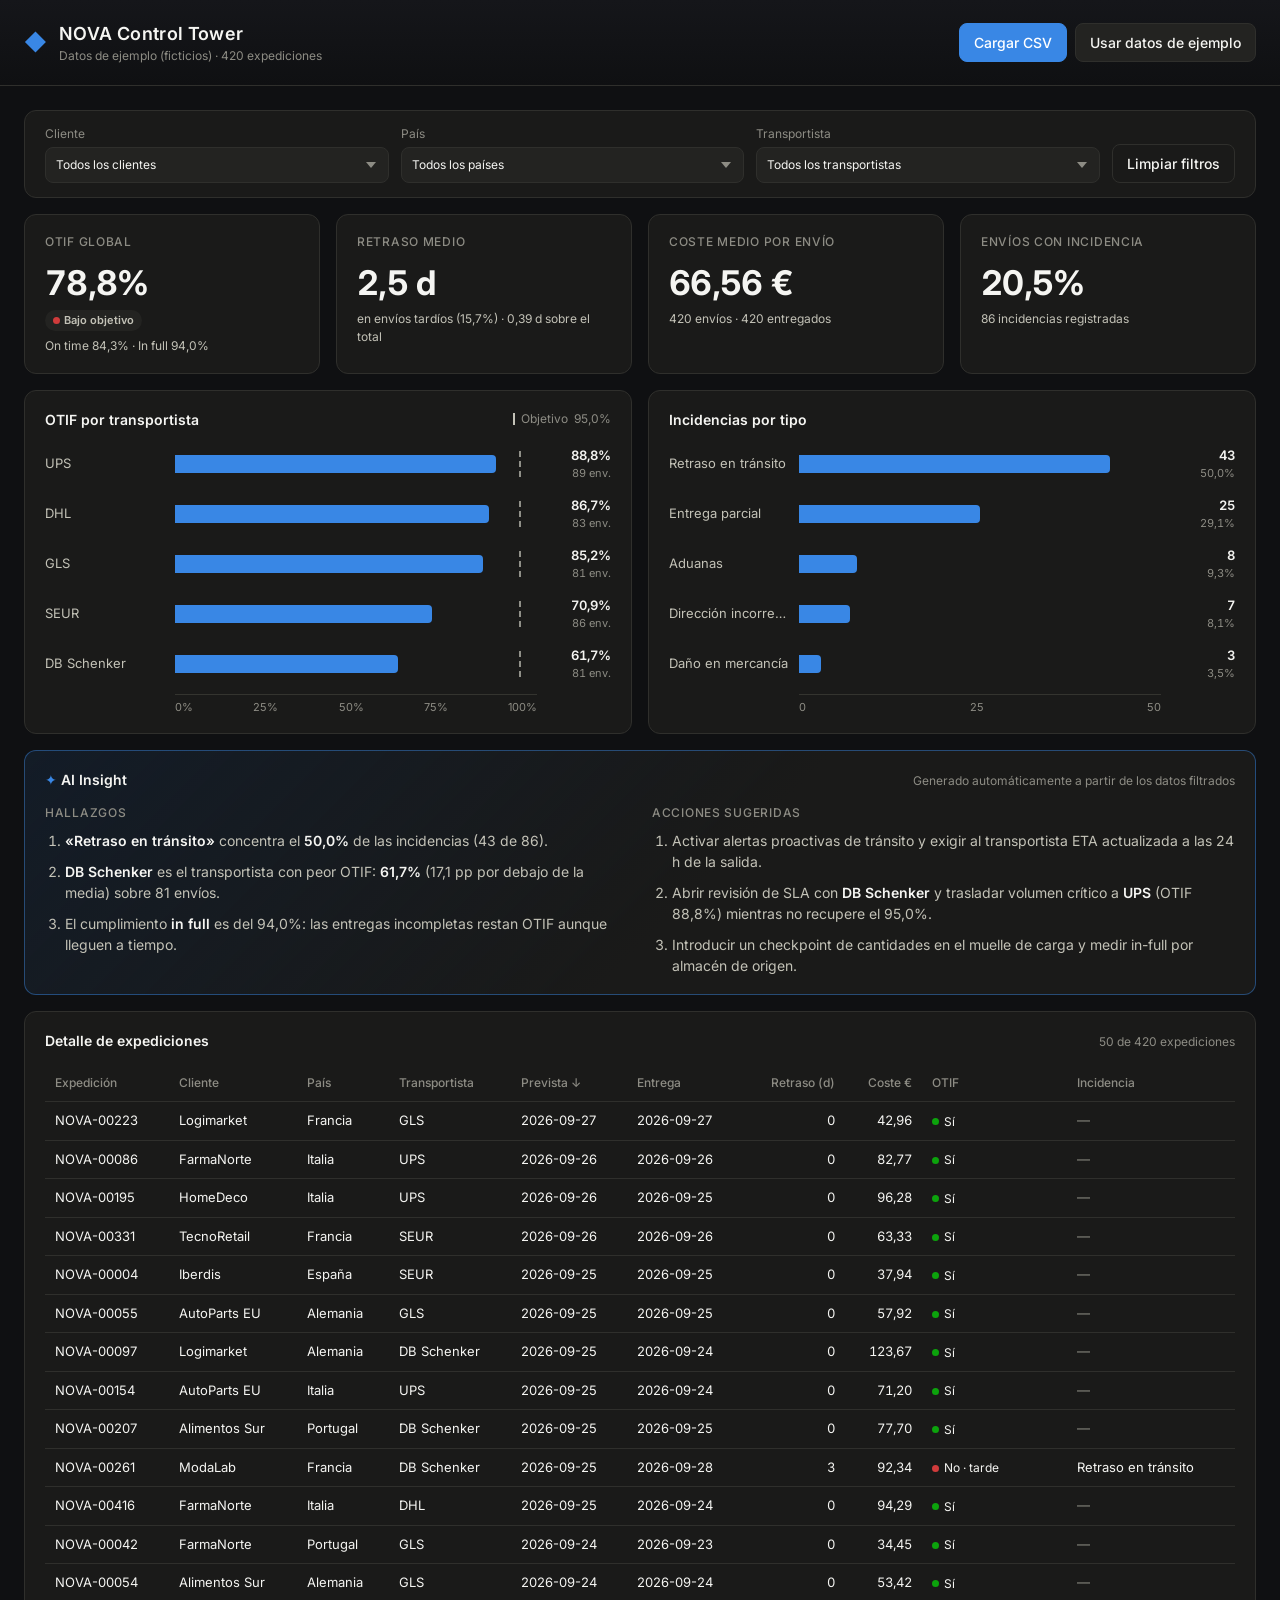
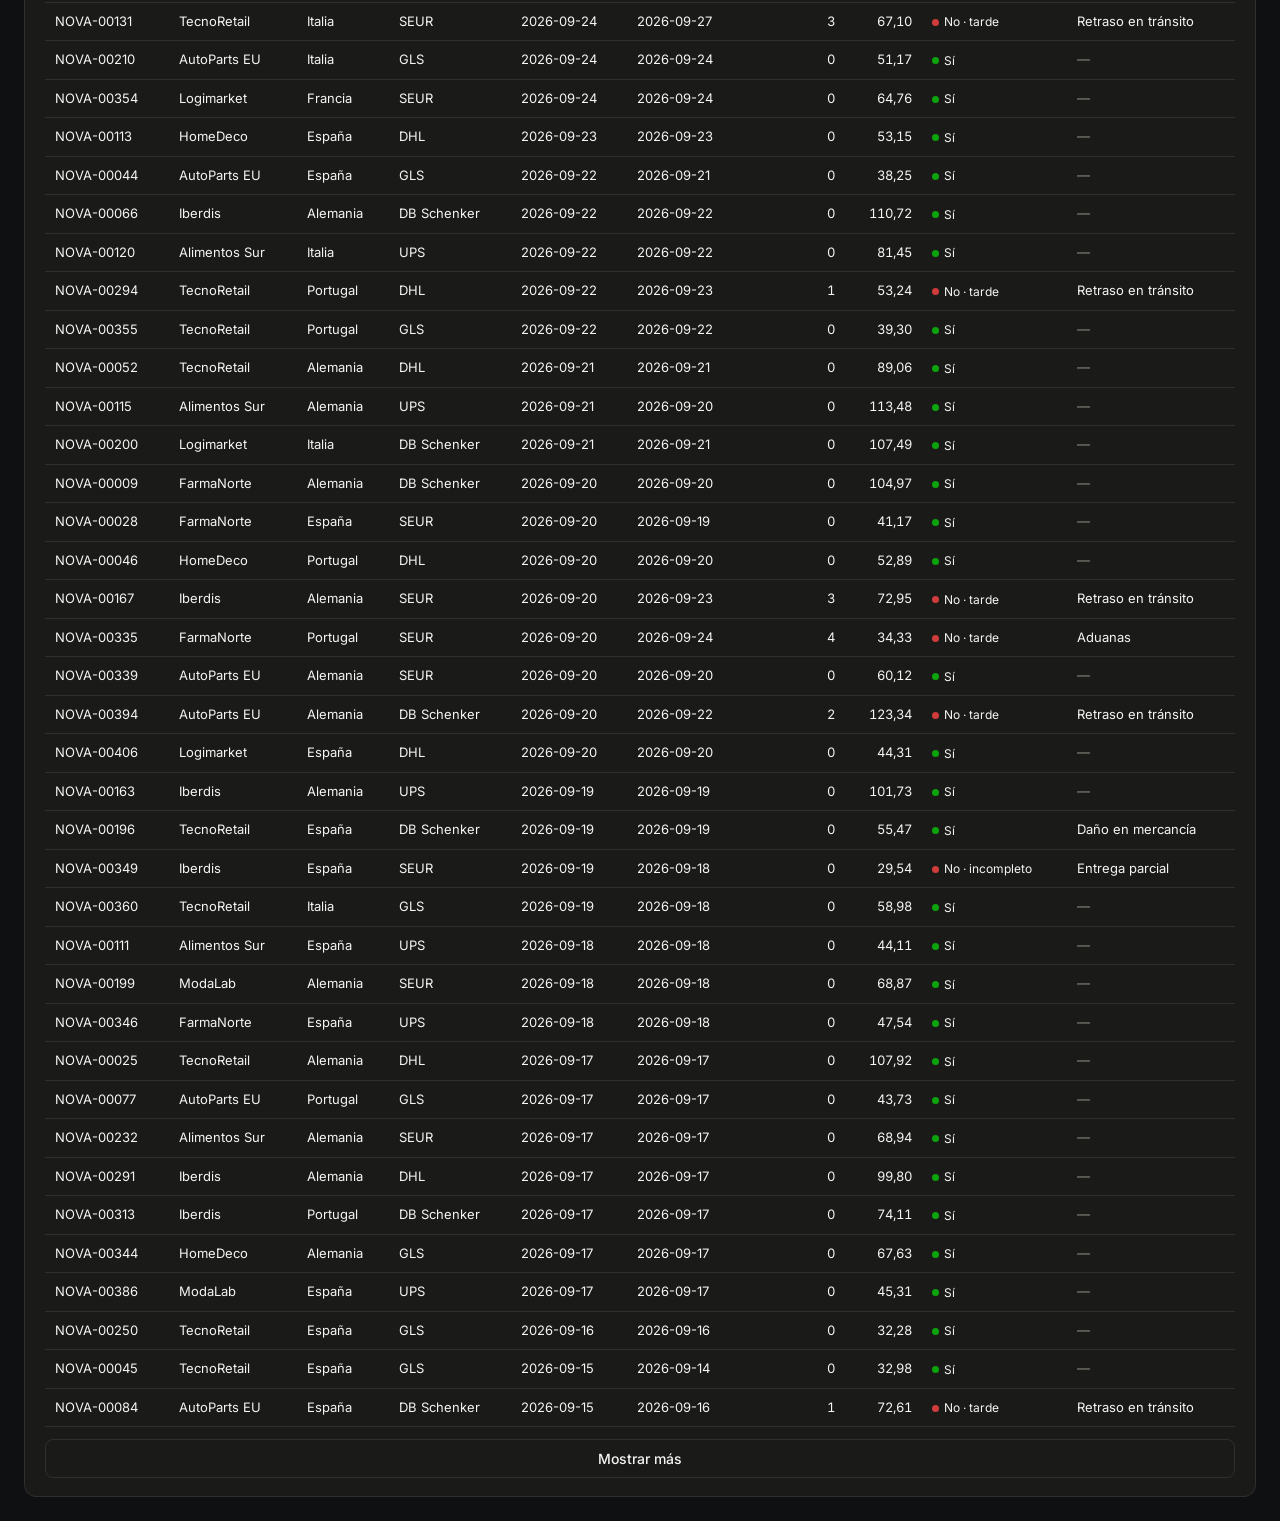
<file: nova-control-tower/index.html>
<!doctype html>
<html lang="es">
<head>
  <meta charset="utf-8">
  <meta name="viewport" content="width=device-width, initial-scale=1">
  <title>NOVA Control Tower</title>
  <link rel="preconnect" href="https://fonts.googleapis.com">
  <link href="https://fonts.googleapis.com/css2?family=Inter:wght@400;500;600;700&display=swap" rel="stylesheet">
  <link rel="stylesheet" href="styles.css">
</head>
<body>
  <header class="topbar">
    <div class="brand">
      <span class="logo" aria-hidden="true">◆</span>
      <div>
        <h1>NOVA Control Tower</h1>
        <p class="sub" id="datasetInfo">Carga un CSV de expediciones para empezar</p>
      </div>
    </div>
    <div class="actions">
      <label class="btn primary">
        <input type="file" id="fileInput" accept=".csv,text/csv" hidden>
        Cargar CSV
      </label>
      <button class="btn" id="sampleBtn" type="button">Usar datos de ejemplo</button>
    </div>
  </header>

  <main>
    <section id="emptyState" class="card empty">
      <h2>Sin datos</h2>
      <p>Arrastra aquí un CSV o pulsa <strong>Cargar CSV</strong>. Columnas esperadas (separador <code>,</code> o <code>;</code>):</p>
      <code class="schema">id_expedicion, fecha_envio, fecha_prevista, fecha_entrega, cliente, pais, transportista, unidades_pedidas, unidades_entregadas, coste_eur, incidencia</code>
      <p class="muted">Fechas en formato AAAA-MM-DD o DD/MM/AAAA. <code>incidencia</code> vacía = sin incidencia.</p>
      <p id="errorMsg" class="error" role="alert"></p>
    </section>

    <div id="dashboard" hidden>
      <section class="filters card" aria-label="Filtros">
        <label>Cliente<select id="fCliente"></select></label>
        <label>País<select id="fPais"></select></label>
        <label>Transportista<select id="fTransportista"></select></label>
        <button class="btn ghost" id="resetBtn" type="button">Limpiar filtros</button>
      </section>

      <section class="kpis">
        <article class="card kpi">
          <h3>OTIF global</h3>
          <div class="kpi-value" id="kOtif">–</div>
          <div class="kpi-foot" id="kOtifFoot"></div>
        </article>
        <article class="card kpi">
          <h3>Retraso medio</h3>
          <div class="kpi-value" id="kDelay">–</div>
          <div class="kpi-foot" id="kDelayFoot"></div>
        </article>
        <article class="card kpi">
          <h3>Coste medio por envío</h3>
          <div class="kpi-value" id="kCost">–</div>
          <div class="kpi-foot" id="kCostFoot"></div>
        </article>
        <article class="card kpi">
          <h3>Envíos con incidencia</h3>
          <div class="kpi-value" id="kInc">–</div>
          <div class="kpi-foot" id="kIncFoot"></div>
        </article>
      </section>

      <section class="grid2">
        <article class="card">
          <header class="card-h">
            <h2>OTIF por transportista</h2>
            <span class="legend"><i class="target-swatch"></i>Objetivo <span id="targetLbl"></span></span>
          </header>
          <div id="chartOtif" class="bars"></div>
        </article>
        <article class="card">
          <header class="card-h"><h2>Incidencias por tipo</h2></header>
          <div id="chartInc" class="bars"></div>
        </article>
      </section>

      <section class="card insight">
        <header class="card-h">
          <h2><span class="spark" aria-hidden="true">✦</span> AI Insight</h2>
          <span class="muted small">Generado automáticamente a partir de los datos filtrados</span>
        </header>
        <div class="insight-cols">
          <div>
            <h3>Hallazgos</h3>
            <ol id="findings"></ol>
          </div>
          <div>
            <h3>Acciones sugeridas</h3>
            <ol id="actions"></ol>
          </div>
        </div>
      </section>

      <section class="card">
        <header class="card-h">
          <h2>Detalle de expediciones</h2>
          <span class="muted small" id="tableCount"></span>
        </header>
        <div class="table-wrap">
          <table id="table">
            <thead><tr>
              <th data-k="id">Expedición</th>
              <th data-k="cliente">Cliente</th>
              <th data-k="pais">País</th>
              <th data-k="transportista">Transportista</th>
              <th data-k="fechaPrevista">Prevista</th>
              <th data-k="fechaEntrega">Entrega</th>
              <th data-k="retraso" class="num">Retraso (d)</th>
              <th data-k="coste" class="num">Coste €</th>
              <th data-k="otif">OTIF</th>
              <th data-k="incidencia">Incidencia</th>
            </tr></thead>
            <tbody></tbody>
          </table>
        </div>
        <button class="btn ghost more" id="moreBtn" type="button" hidden>Mostrar más</button>
      </section>
    </div>
  </main>

  <div id="tooltip" class="tooltip" role="tooltip" hidden></div>
  <div id="dropOverlay" class="drop-overlay" hidden>Suelta el CSV aquí</div>

  <script src="sample-data.js"></script>
  <script src="app.js"></script>
</body>
</html>
</file>
<file: nova-control-tower/styles.css>
:root {
  color-scheme: dark;
  --bg: #0f1012;
  --surface: #1a1a19;
  --surface-2: #232321;
  --border: #2f2f2c;
  --text: #f5f5f2;
  --text-2: #c3c2b7;
  --muted: #8d8c84;
  --accent: #3987e5;
  --accent-soft: rgba(57, 135, 229, .14);
  --good: #0ca30c;
  --warning: #fab219;
  --critical: #d03b3b;
  --grid: #34342f;
  --radius: 12px;
}

* { box-sizing: border-box; }
html, body { margin: 0; }
body {
  background: var(--bg);
  color: var(--text);
  font: 14px/1.5 Inter, system-ui, -apple-system, "Segoe UI", sans-serif;
  -webkit-font-smoothing: antialiased;
}
h1, h2, h3 { margin: 0; font-weight: 600; }
code { font-family: ui-monospace, SFMono-Regular, Menlo, monospace; font-size: 12px; color: var(--text-2); }
.muted { color: var(--muted); }
.small { font-size: 12px; }

.topbar {
  display: flex; flex-wrap: wrap; gap: 16px; align-items: center; justify-content: space-between;
  padding: 20px 24px; border-bottom: 1px solid var(--border);
  background: linear-gradient(180deg, #15161a, var(--bg));
  position: sticky; top: env(safe-area-inset-top, 0px); z-index: 5;
}
.brand { display: flex; gap: 12px; align-items: center; }
.logo { color: var(--accent); font-size: 22px; }
.brand h1 { font-size: 18px; letter-spacing: .02em; }
.sub { margin: 0; color: var(--muted); font-size: 12px; }
.actions { display: flex; gap: 8px; flex-wrap: wrap; }

.btn {
  display: inline-flex; align-items: center; gap: 6px; cursor: pointer;
  padding: 8px 14px; border-radius: 8px; border: 1px solid var(--border);
  background: var(--surface-2); color: var(--text); font: inherit; font-weight: 500;
}
.btn:hover { border-color: #4a4a45; }
.btn:focus-visible, select:focus-visible { outline: 2px solid var(--accent); outline-offset: 2px; }
.btn.primary { background: var(--accent); border-color: var(--accent); color: #fff; }
.btn.primary:hover { filter: brightness(1.08); }
.btn.ghost { background: transparent; }

main { max-width: 1320px; margin: 0 auto; padding: 24px; display: grid; gap: 16px; }
#dashboard { display: grid; gap: 16px; }
#dashboard[hidden] { display: none; }

.card {
  background: var(--surface); border: 1px solid var(--border);
  border-radius: var(--radius); padding: 18px 20px; min-width: 0;
}
.card-h { display: flex; flex-wrap: wrap; gap: 8px; justify-content: space-between; align-items: baseline; margin-bottom: 14px; }
.card-h h2 { font-size: 14px; color: var(--text); }

.empty { text-align: left; }
.empty h2 { font-size: 16px; margin-bottom: 8px; }
.schema { display: block; padding: 10px 12px; background: var(--surface-2); border-radius: 8px; overflow-x: auto; white-space: nowrap; }
.error { color: #e66767; min-height: 1em; }

.filters { display: flex; flex-wrap: wrap; gap: 12px; align-items: flex-end; padding: 14px 20px; }
.filters label { display: grid; gap: 4px; font-size: 12px; color: var(--muted); flex: 1 1 180px; }
select {
  appearance: none; width: 100%; padding: 8px 32px 8px 10px; border-radius: 8px;
  border: 1px solid var(--border); background: var(--surface-2) url("data:image/svg+xml,%3Csvg xmlns='http://www.w3.org/2000/svg' width='10' height='6'%3E%3Cpath d='M0 0l5 6 5-6z' fill='%238d8c84'/%3E%3C/svg%3E") no-repeat right 12px center;
  color: var(--text); font: inherit;
}

.kpis { display: grid; grid-template-columns: repeat(4, minmax(0, 1fr)); gap: 16px; }
.kpi h3 { font-size: 12px; font-weight: 500; color: var(--muted); text-transform: uppercase; letter-spacing: .06em; }
.kpi-value { font-size: 34px; font-weight: 700; margin: 6px 0 2px; letter-spacing: -.02em; font-variant-numeric: tabular-nums; }
.kpi-foot { font-size: 12px; color: var(--text-2); display: flex; gap: 6px; align-items: center; flex-wrap: wrap; }
.badge { display: inline-flex; align-items: center; gap: 4px; font-size: 11px; font-weight: 600; padding: 2px 8px; border-radius: 999px; background: var(--surface-2); color: var(--text-2); }
.badge .dot { width: 7px; height: 7px; border-radius: 50%; }

.grid2 { display: grid; grid-template-columns: repeat(2, minmax(0, 1fr)); gap: 16px; }

/* Horizontal bar charts */
.bars { position: relative; display: grid; gap: 10px; }
.bar-row { display: grid; grid-template-columns: 120px 1fr 64px; gap: 10px; align-items: center; cursor: default; padding: 2px 0; }
.bar-row:hover .bar-fill { filter: brightness(1.15); }
.bar-label { color: var(--text-2); font-size: 13px; white-space: nowrap; overflow: hidden; text-overflow: ellipsis; }
.bar-track { position: relative; height: 18px; }
.bar-fill { position: absolute; left: 0; top: 0; bottom: 0; background: var(--accent); border-radius: 0 4px 4px 0; min-width: 2px; transition: width .35s ease; }
.bar-target { position: absolute; top: -4px; bottom: -4px; width: 0; border-left: 2px dashed var(--text-2); opacity: .7; }
.bar-value { text-align: right; font-variant-numeric: tabular-nums; font-weight: 600; font-size: 13px; }
.bar-sub { color: var(--muted); font-weight: 400; font-size: 11px; display: block; }
.legend { font-size: 12px; color: var(--muted); display: inline-flex; gap: 6px; align-items: center; }
.target-swatch { display: inline-block; width: 0; height: 12px; border-left: 2px dashed var(--text-2); }
.axis { display: grid; grid-template-columns: 120px 1fr 64px; gap: 10px; font-size: 11px; color: var(--muted); }
.axis-scale { display: flex; justify-content: space-between; border-top: 1px solid var(--grid); padding-top: 4px; }

/* AI Insight */
.insight { border-color: rgba(57, 135, 229, .45); background: linear-gradient(135deg, rgba(57,135,229,.10), var(--surface) 55%); }
.spark { color: var(--accent); }
.insight-cols { display: grid; grid-template-columns: 1fr 1fr; gap: 24px; }
.insight h3 { font-size: 12px; text-transform: uppercase; letter-spacing: .06em; color: var(--muted); margin-bottom: 8px; font-weight: 500; }
.insight ol { margin: 0; padding-left: 20px; display: grid; gap: 10px; }
.insight li { color: var(--text-2); }
.insight li strong { color: var(--text); font-weight: 600; }

/* Table */
.table-wrap { overflow-x: auto; margin: 0 -20px; padding: 0 20px; }
table { width: 100%; border-collapse: collapse; font-size: 13px; }
th, td { padding: 9px 10px; text-align: left; border-bottom: 1px solid var(--border); white-space: nowrap; }
th { color: var(--muted); font-weight: 500; font-size: 12px; cursor: pointer; user-select: none; position: sticky; top: 0; background: var(--surface); }
th:hover { color: var(--text); }
th.sorted::after { content: " ↓"; }
th.sorted.asc::after { content: " ↑"; }
td.num, th.num { text-align: right; font-variant-numeric: tabular-nums; }
tbody tr:hover { background: var(--surface-2); }
.pill { display: inline-flex; align-items: center; gap: 5px; font-size: 12px; }
.pill .dot { width: 7px; height: 7px; border-radius: 50%; }
.more { margin-top: 12px; width: 100%; justify-content: center; }

.tooltip {
  position: fixed; z-index: 20; pointer-events: none; padding: 8px 10px; border-radius: 8px;
  background: #2a2a28; border: 1px solid #3c3c38; color: var(--text); font-size: 12px; box-shadow: 0 8px 24px rgba(0,0,0,.4);
  max-width: 240px;
}
.tooltip b { display: block; margin-bottom: 2px; }
.drop-overlay {
  position: fixed; inset: 0; z-index: 30; display: grid; place-items: center;
  background: rgba(15,16,18,.85); border: 2px dashed var(--accent); font-size: 18px; color: var(--text);
}
.drop-overlay[hidden] { display: none; }

@media (max-width: 1000px) {
  .kpis { grid-template-columns: repeat(2, minmax(0, 1fr)); }
  .grid2, .insight-cols { grid-template-columns: 1fr; }
}
@media (max-width: 560px) {
  .topbar, main { padding-left: 16px; padding-right: 16px; }
  .kpi-value { font-size: 26px; }
  .bar-row, .axis { grid-template-columns: 90px 1fr 56px; }
  .table-wrap { margin: 0 -20px; }
}
</file>
